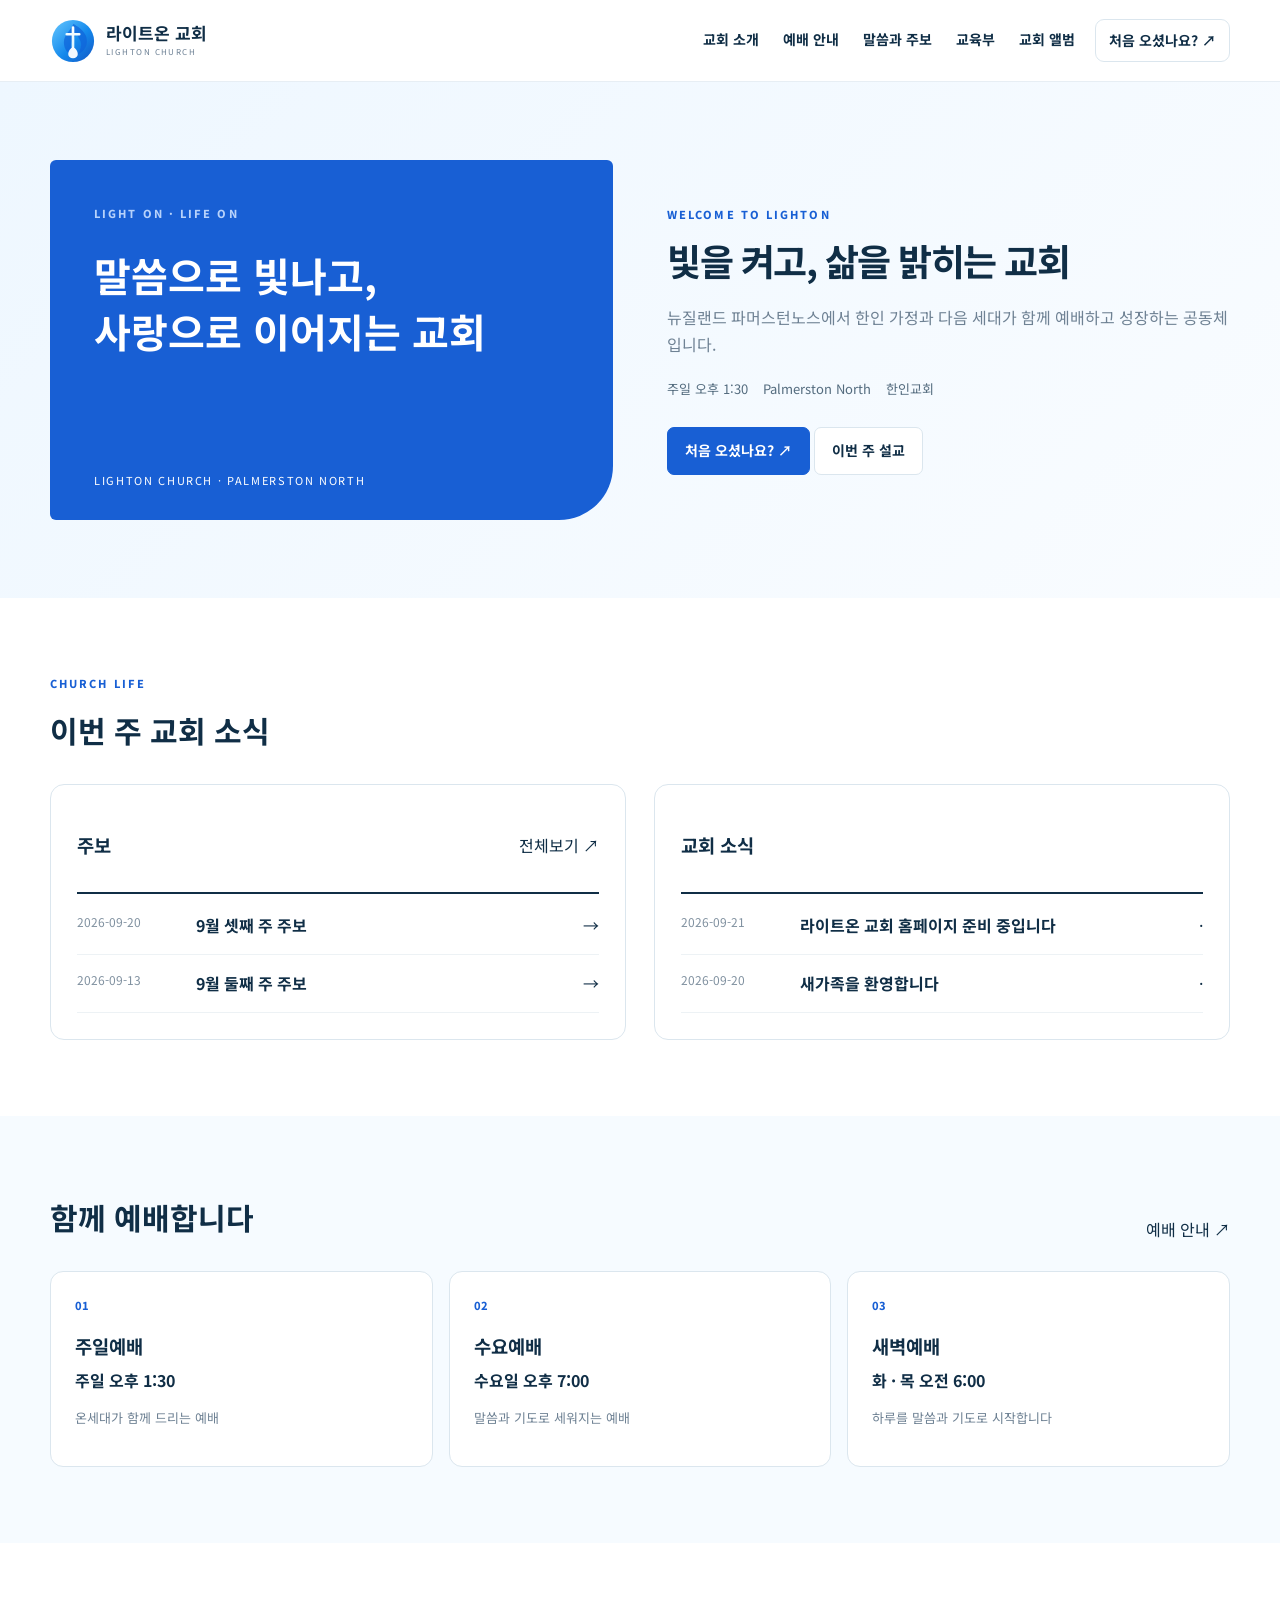
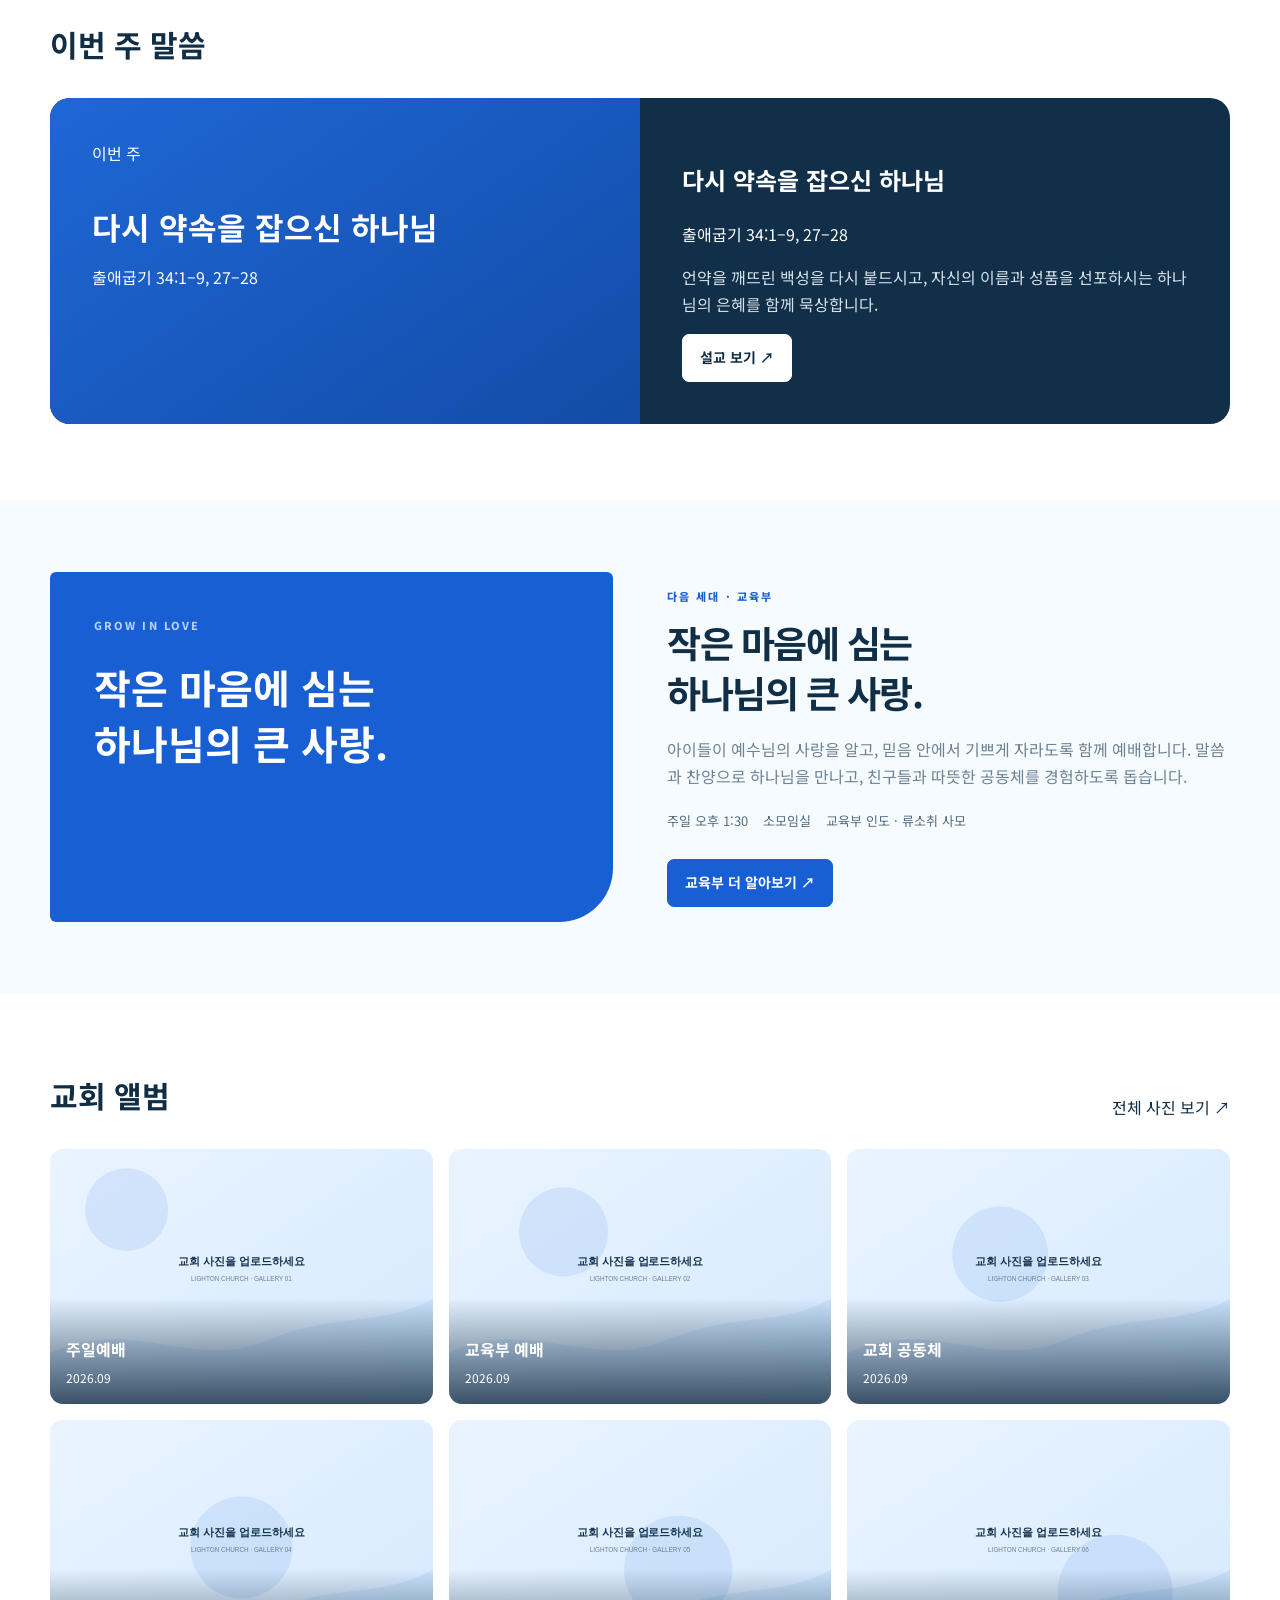
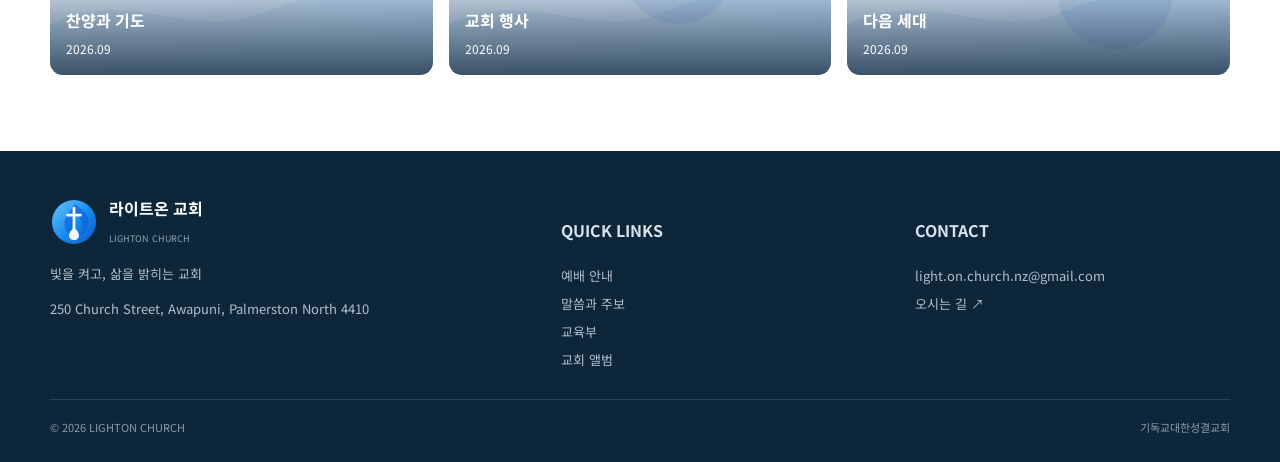
<file: index.html>
<!doctype html>
<html lang="ko">
<head>
<meta charset="utf-8">
<meta name="viewport" content="width=device-width,initial-scale=1">
<meta name="description" content="뉴질랜드 파머스턴노스 한인교회 라이트온 교회. 예배 안내, 말씀과 주보, 교육부와 교회 소식을 확인하세요.">
<meta name="theme-color" content="#185fd4">
<meta property="og:type" content="website">
<meta property="og:locale" content="ko_KR">
<meta property="og:site_name" content="라이트온 교회">
<meta property="og:title" content="라이트온 교회 | LIGHTON CHURCH">
<meta property="og:description" content="뉴질랜드 파머스턴노스 한인교회 라이트온 교회. 예배 안내, 말씀과 주보, 교육부와 교회 소식을 확인하세요.">
<meta property="og:url" content="https://skylove3007000.github.io/lighton-church-website/">
<link rel="canonical" href="https://skylove3007000.github.io/lighton-church-website/">
<link rel="icon" type="image/svg+xml" href="assets/img/lighton-logo-icon.svg">
<title>라이트온 교회 | LIGHTON CHURCH</title>
<link rel="stylesheet" href="assets/css/styles.css">
<script type="application/ld+json">{"@context":"https://schema.org","@type":"Church","name":"라이트온 교회","alternateName":"LIGHTON CHURCH","url":"https://skylove3007000.github.io/lighton-church-website/","email":"light.on.church.nz@gmail.com","address":{"@type":"PostalAddress","streetAddress":"250 Church Street, Awapuni","addressLocality":"Palmerston North","postalCode":"4410","addressCountry":"NZ"}}</script>
</head>
<body data-page="home">
<div id="siteHeader"></div>
<main id="pageContent"></main>
<div id="siteFooter"></div>
<script src="assets/data/site-content.js"></script>
<script src="assets/js/site.js"></script>
</body>
</html>
</file>
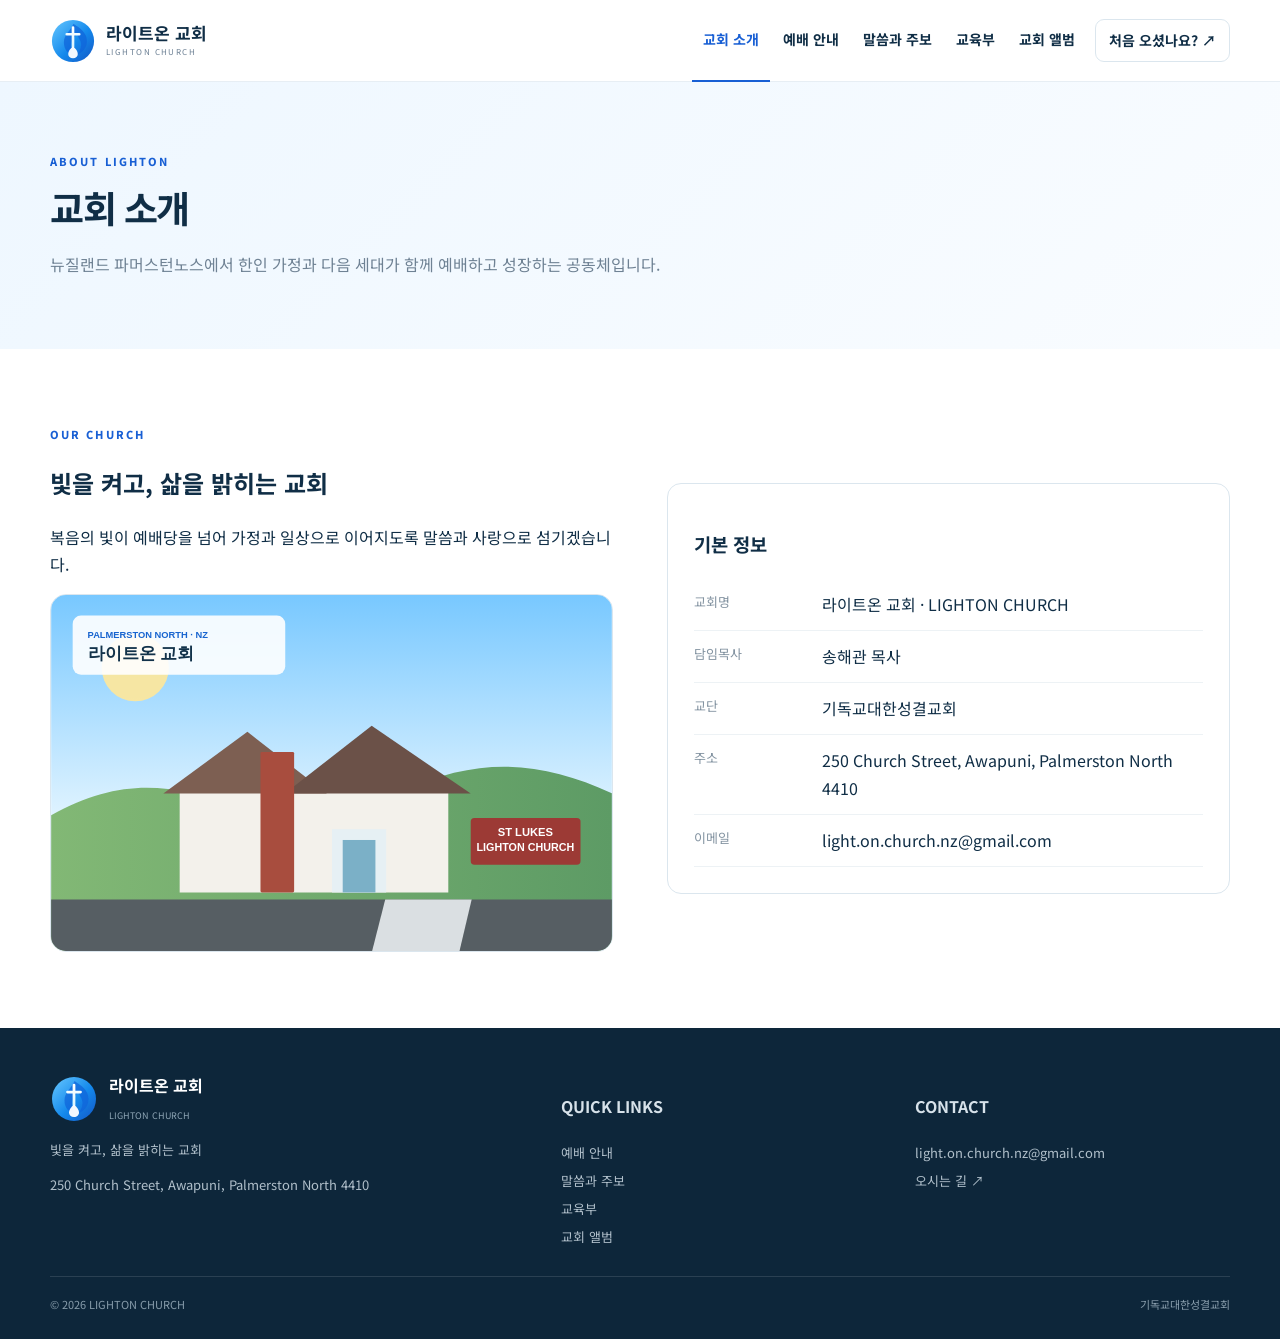
<file: about.html>
<!doctype html>
<html lang="ko">
<head>
<meta charset="utf-8">
<meta name="viewport" content="width=device-width,initial-scale=1">
<meta name="description" content="뉴질랜드 파머스턴노스 라이트온 교회 소개와 기본 정보를 안내합니다.">
<meta name="theme-color" content="#185fd4">
<meta property="og:type" content="website">
<meta property="og:locale" content="ko_KR">
<meta property="og:site_name" content="라이트온 교회">
<meta property="og:title" content="교회 소개 | 라이트온 교회">
<meta property="og:description" content="뉴질랜드 파머스턴노스 라이트온 교회 소개와 기본 정보를 안내합니다.">
<meta property="og:url" content="https://skylove3007000.github.io/lighton-church-website/about.html">
<link rel="canonical" href="https://skylove3007000.github.io/lighton-church-website/about.html">
<link rel="icon" type="image/svg+xml" href="assets/img/lighton-logo-icon.svg">
<title>교회 소개 | 라이트온 교회</title>
<link rel="stylesheet" href="assets/css/styles.css">

</head>
<body data-page="about">
<div id="siteHeader"></div>
<main id="pageContent"></main>
<div id="siteFooter"></div>
<script src="assets/data/site-content.js"></script>
<script src="assets/js/site.js"></script>
</body>
</html>
</file>
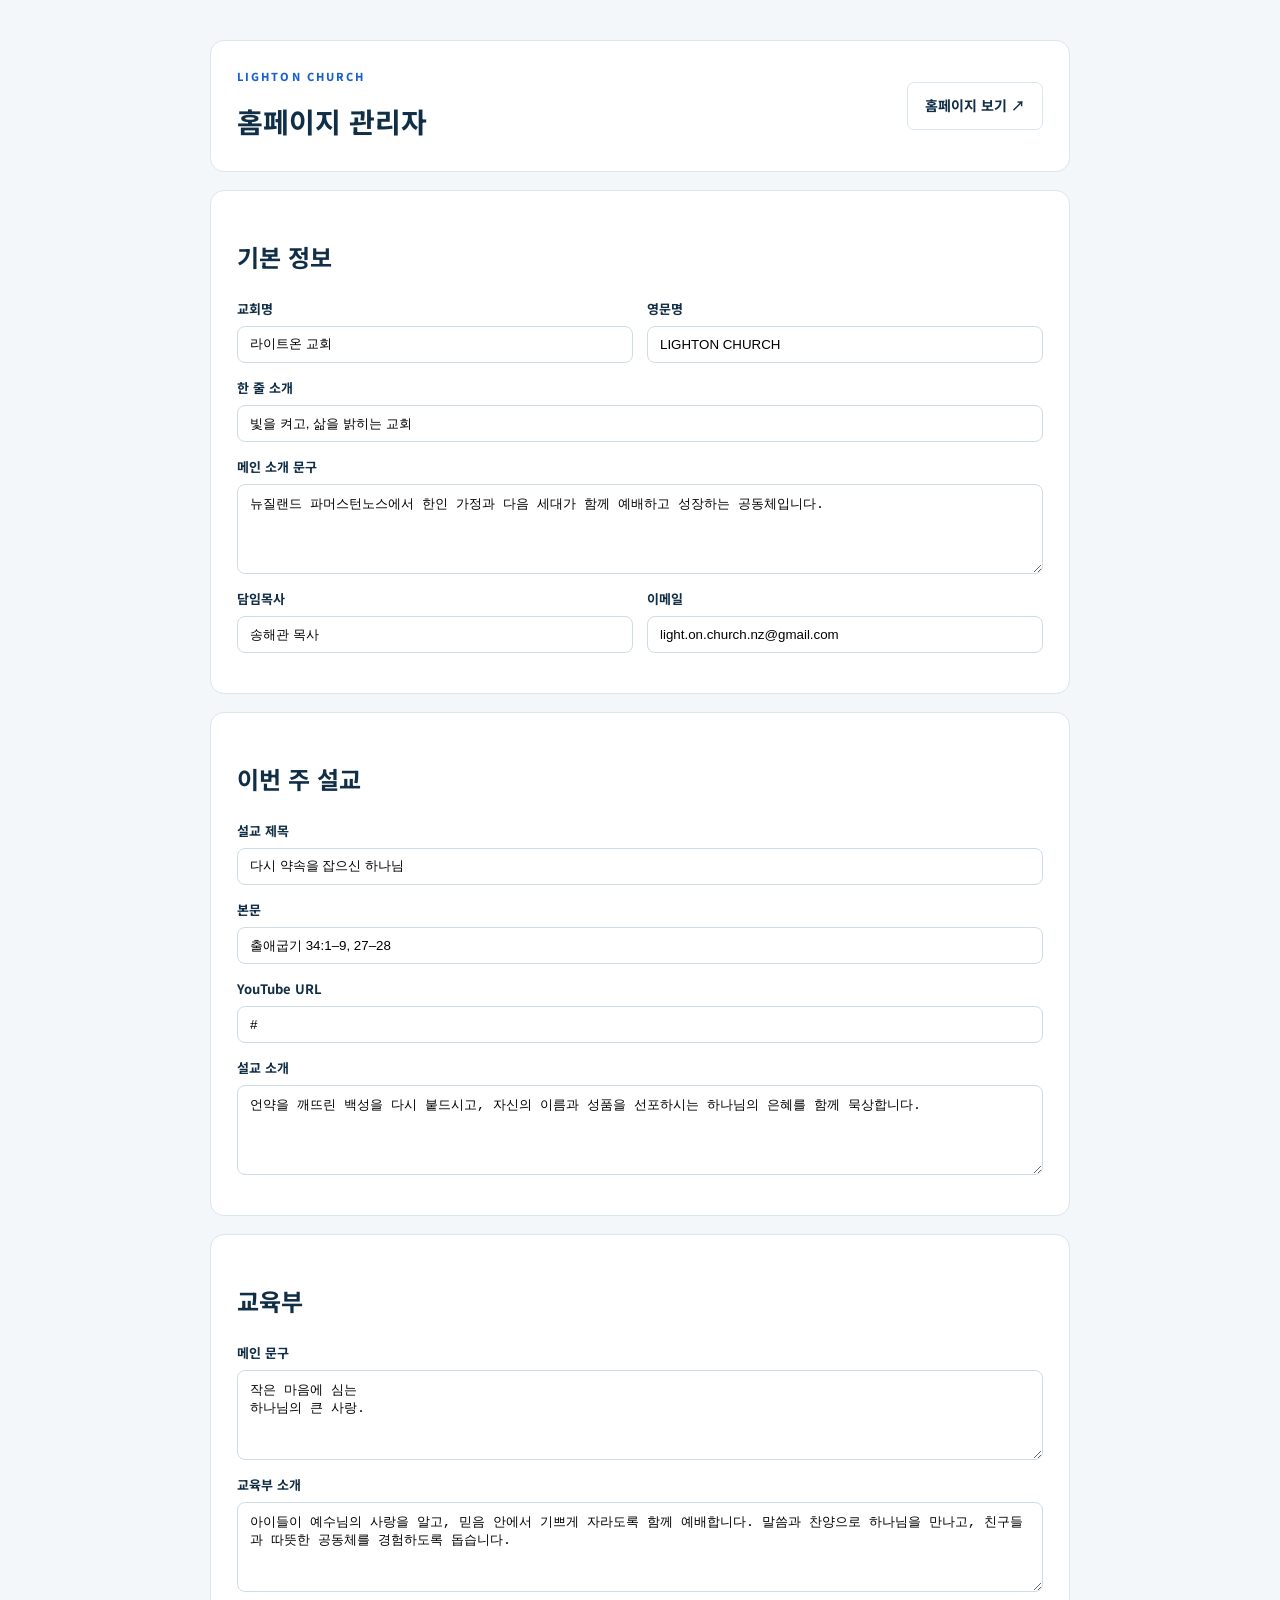
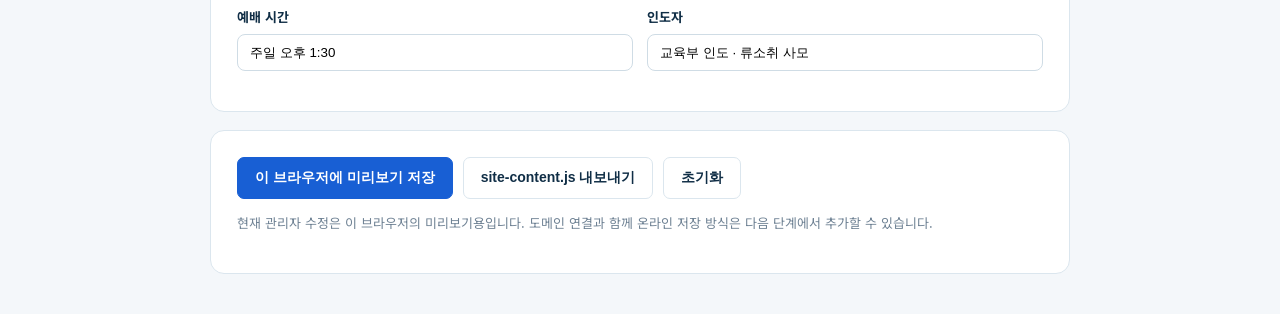
<file: admin.html>
<!doctype html><html lang="ko"><head><meta charset="utf-8"><meta name="viewport" content="width=device-width,initial-scale=1"><meta name="robots" content="noindex,nofollow"><title>라이트온 교회 관리자</title><link rel="stylesheet" href="assets/css/styles.css"><style>
body{background:#f4f7fa}.admin{max-width:900px;margin:40px auto;padding:0 20px}.card{background:#fff;border:1px solid #dbe6ee;border-radius:14px;padding:26px;margin-bottom:18px}.grid{display:grid;grid-template-columns:1fr 1fr;gap:14px}.field{display:grid;gap:6px;margin-bottom:14px}.field label{font-size:13px;font-weight:700}.field input,.field textarea{width:100%;border:1px solid #cfdce5;border-radius:8px;padding:10px 12px}.field textarea{min-height:90px}.actions{display:flex;gap:10px;flex-wrap:wrap}.note{font-size:13px;color:#6f8294}.top{display:flex;justify-content:space-between;align-items:center;gap:16px}.top h1{margin:0;font-size:28px}@media(max-width:650px){.grid{grid-template-columns:1fr}.top{align-items:flex-start;flex-direction:column}}
</style></head><body><main class="admin"><div class="card top"><div><div class="eyebrow">LIGHTON CHURCH</div><h1>홈페이지 관리자</h1></div><a class="btn secondary" href="index.html">홈페이지 보기 ↗</a></div>
<div class="card"><h2>기본 정보</h2><div class="grid"><div class="field"><label>교회명</label><input id="nameKo"></div><div class="field"><label>영문명</label><input id="nameEn"></div></div><div class="field"><label>한 줄 소개</label><input id="tagline"></div><div class="field"><label>메인 소개 문구</label><textarea id="subtitle"></textarea></div><div class="grid"><div class="field"><label>담임목사</label><input id="pastor"></div><div class="field"><label>이메일</label><input id="email"></div></div></div>
<div class="card"><h2>이번 주 설교</h2><div class="field"><label>설교 제목</label><input id="sermonTitle"></div><div class="field"><label>본문</label><input id="scripture"></div><div class="field"><label>YouTube URL</label><input id="youtube"></div><div class="field"><label>설교 소개</label><textarea id="summary"></textarea></div></div>
<div class="card"><h2>교육부</h2><div class="field"><label>메인 문구</label><textarea id="eduTitle"></textarea></div><div class="field"><label>교육부 소개</label><textarea id="eduDesc"></textarea></div><div class="grid"><div class="field"><label>예배 시간</label><input id="eduTime"></div><div class="field"><label>인도자</label><input id="eduLeader"></div></div></div>
<div class="card"><div class="actions"><button class="btn" id="save">이 브라우저에 미리보기 저장</button><button class="btn secondary" id="export">site-content.js 내보내기</button><button class="btn secondary" id="reset">초기화</button></div><p class="note">현재 관리자 수정은 이 브라우저의 미리보기용입니다. 도메인 연결과 함께 온라인 저장 방식은 다음 단계에서 추가할 수 있습니다.</p></div></main>
<script src="assets/data/site-content.js"></script><script>
let d;try{d=JSON.parse(localStorage.getItem('lightonSiteContent'))||structuredClone(window.SITE_CONTENT)}catch(e){d=structuredClone(window.SITE_CONTENT)}
const ids=['nameKo','nameEn','tagline','subtitle','pastor','email','sermonTitle','scripture','youtube','summary','eduTitle','eduDesc','eduTime','eduLeader'];
const paths={nameKo:['church','nameKo'],nameEn:['church','nameEn'],tagline:['church','tagline'],subtitle:['home','subtitle'],pastor:['pastor','name'],email:['church','email'],sermonTitle:['weeklySermon','title'],scripture:['weeklySermon','scripture'],youtube:['weeklySermon','youtubeUrl'],summary:['weeklySermon','summary'],eduTitle:['education','title'],eduDesc:['education','description'],eduTime:['education','time'],eduLeader:['education','leader']};
function get(p){return p.reduce((o,k)=>o?.[k],d)||''} function set(p,v){let o=d;for(let i=0;i<p.length-1;i++)o=o[p[i]];o[p.at(-1)]=v}
ids.forEach(id=>document.getElementById(id).value=get(paths[id]));document.getElementById('save').onclick=()=>{ids.forEach(id=>set(paths[id],document.getElementById(id).value));localStorage.setItem('lightonSiteContent',JSON.stringify(d));alert('저장했습니다. 홈페이지를 새로고침해 확인하세요.')};document.getElementById('reset').onclick=()=>{localStorage.removeItem('lightonSiteContent');location.reload()};document.getElementById('export').onclick=()=>{ids.forEach(id=>set(paths[id],document.getElementById(id).value));const blob=new Blob(['window.SITE_CONTENT = '+JSON.stringify(d,null,2)+';'],{type:'text/javascript'});const a=document.createElement('a');a.href=URL.createObjectURL(blob);a.download='site-content.js';a.click();URL.revokeObjectURL(a.href)}
</script></body></html>
</file>
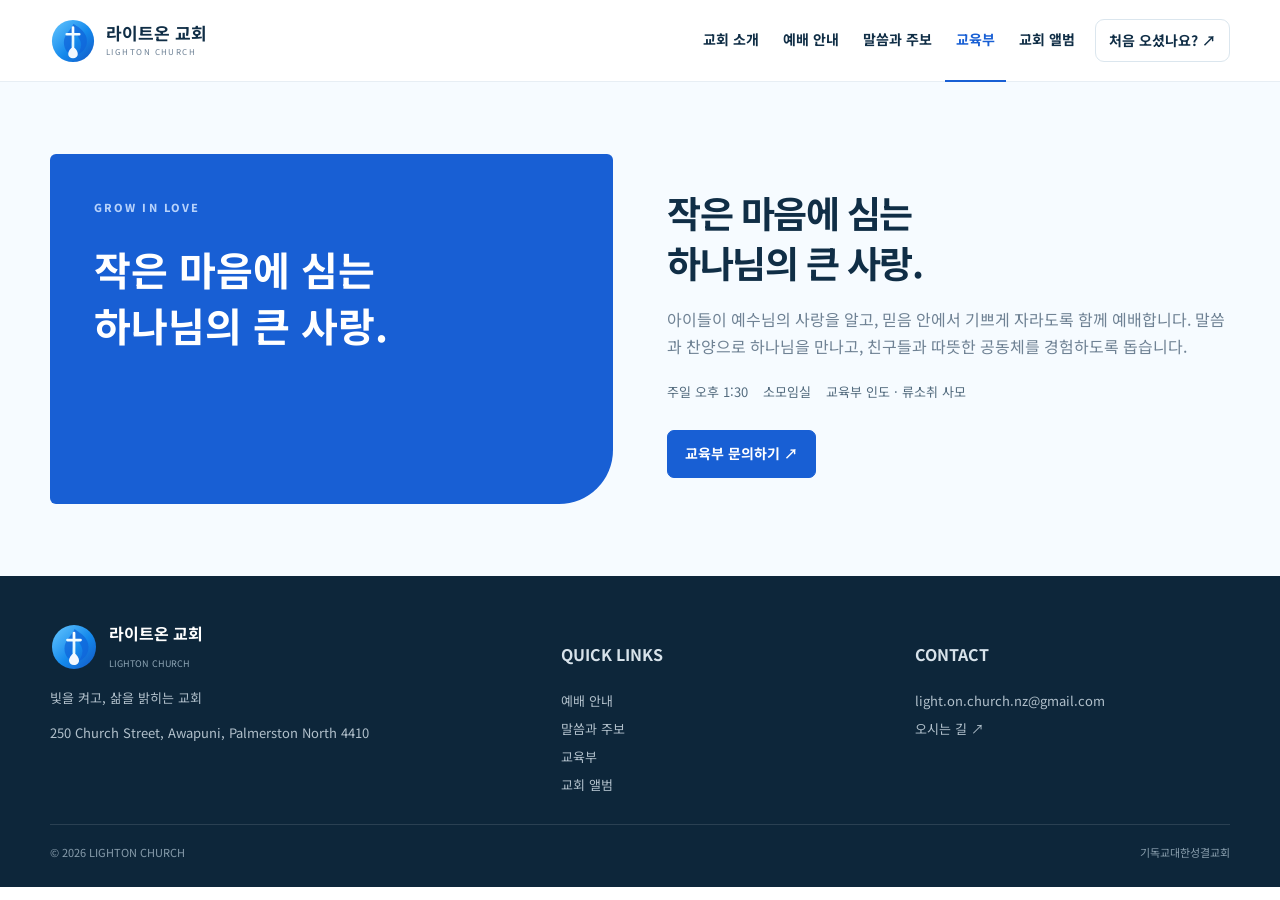
<file: education.html>
<!doctype html>
<html lang="ko">
<head>
<meta charset="utf-8">
<meta name="viewport" content="width=device-width,initial-scale=1">
<meta name="description" content="라이트온 교회 다음 세대 교육부 예배와 사역을 소개합니다.">
<meta name="theme-color" content="#185fd4">
<meta property="og:type" content="website">
<meta property="og:locale" content="ko_KR">
<meta property="og:site_name" content="라이트온 교회">
<meta property="og:title" content="교육부 | 라이트온 교회">
<meta property="og:description" content="라이트온 교회 다음 세대 교육부 예배와 사역을 소개합니다.">
<meta property="og:url" content="https://skylove3007000.github.io/lighton-church-website/education.html">
<link rel="canonical" href="https://skylove3007000.github.io/lighton-church-website/education.html">
<link rel="icon" type="image/svg+xml" href="assets/img/lighton-logo-icon.svg">
<title>교육부 | 라이트온 교회</title>
<link rel="stylesheet" href="assets/css/styles.css">

</head>
<body data-page="education">
<div id="siteHeader"></div>
<main id="pageContent"></main>
<div id="siteFooter"></div>
<script src="assets/data/site-content.js"></script>
<script src="assets/js/site.js"></script>
</body>
</html>
</file>
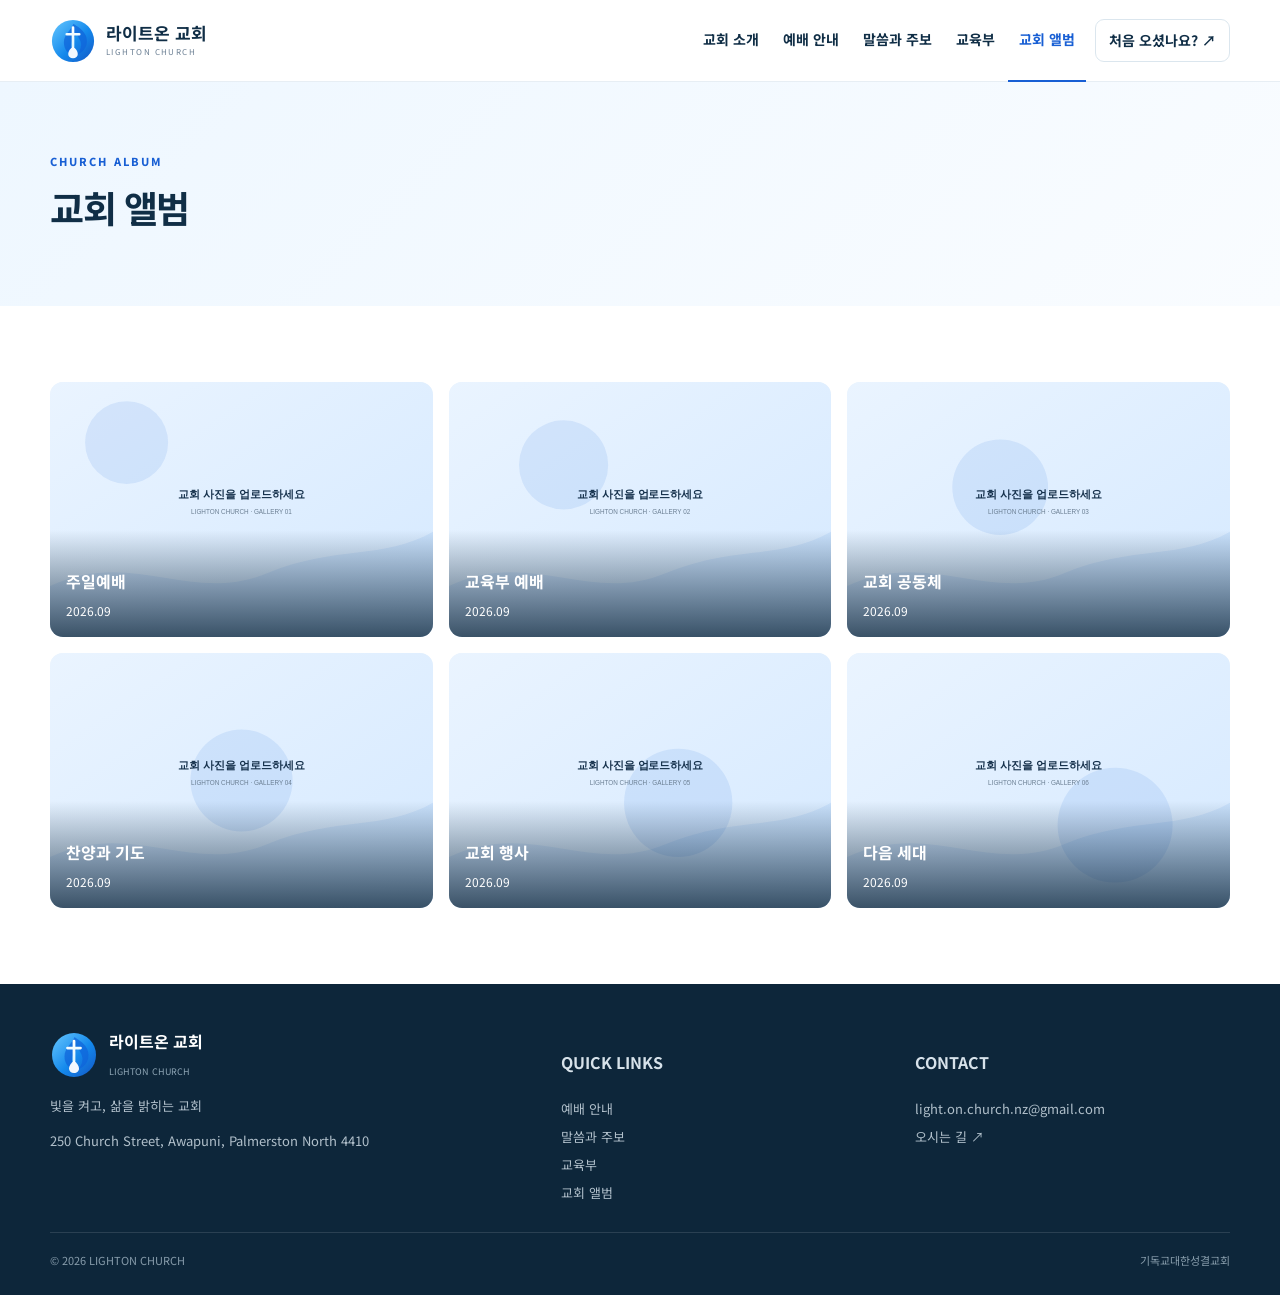
<file: gallery.html>
<!doctype html>
<html lang="ko">
<head>
<meta charset="utf-8">
<meta name="viewport" content="width=device-width,initial-scale=1">
<meta name="description" content="라이트온 교회 예배와 공동체, 교육부와 행사 사진을 나눕니다.">
<meta name="theme-color" content="#185fd4">
<meta property="og:type" content="website">
<meta property="og:locale" content="ko_KR">
<meta property="og:site_name" content="라이트온 교회">
<meta property="og:title" content="교회 앨범 | 라이트온 교회">
<meta property="og:description" content="라이트온 교회 예배와 공동체, 교육부와 행사 사진을 나눕니다.">
<meta property="og:url" content="https://skylove3007000.github.io/lighton-church-website/gallery.html">
<link rel="canonical" href="https://skylove3007000.github.io/lighton-church-website/gallery.html">
<link rel="icon" type="image/svg+xml" href="assets/img/lighton-logo-icon.svg">
<title>교회 앨범 | 라이트온 교회</title>
<link rel="stylesheet" href="assets/css/styles.css">

</head>
<body data-page="gallery">
<div id="siteHeader"></div>
<main id="pageContent"></main>
<div id="siteFooter"></div>
<script src="assets/data/site-content.js"></script>
<script src="assets/js/site.js"></script>
</body>
</html>
</file>
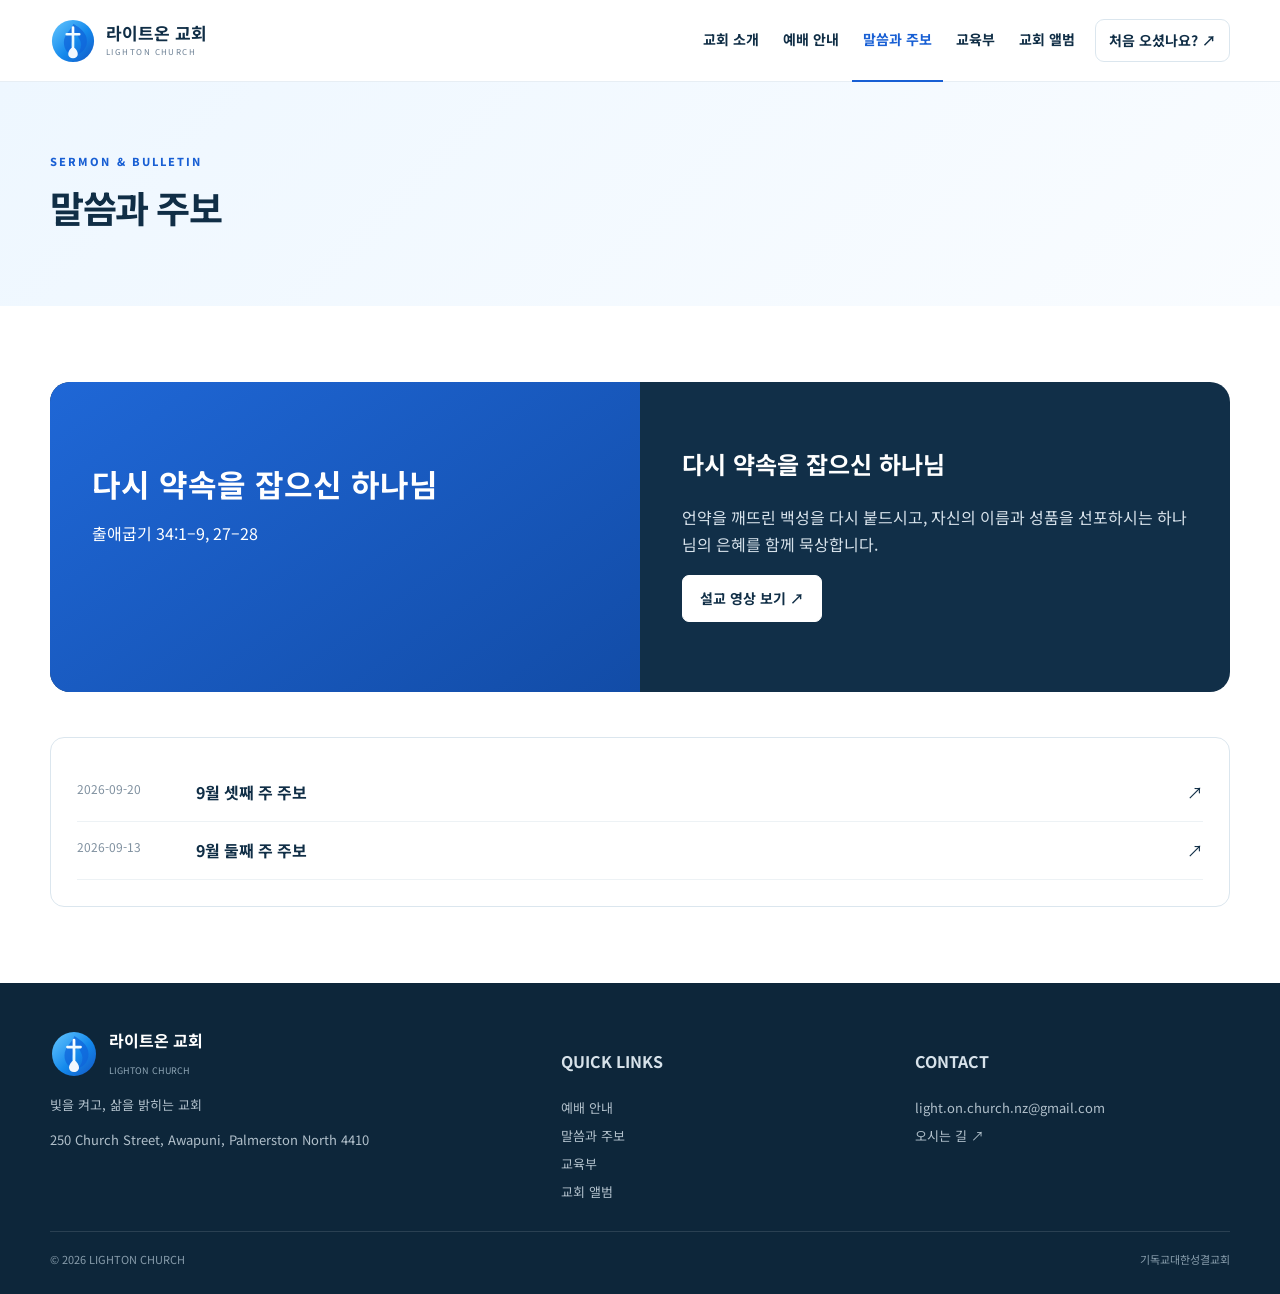
<file: sermons.html>
<!doctype html>
<html lang="ko">
<head>
<meta charset="utf-8">
<meta name="viewport" content="width=device-width,initial-scale=1">
<meta name="description" content="라이트온 교회의 이번 주 설교와 주보를 확인하세요.">
<meta name="theme-color" content="#185fd4">
<meta property="og:type" content="website">
<meta property="og:locale" content="ko_KR">
<meta property="og:site_name" content="라이트온 교회">
<meta property="og:title" content="말씀과 주보 | 라이트온 교회">
<meta property="og:description" content="라이트온 교회의 이번 주 설교와 주보를 확인하세요.">
<meta property="og:url" content="https://skylove3007000.github.io/lighton-church-website/sermons.html">
<link rel="canonical" href="https://skylove3007000.github.io/lighton-church-website/sermons.html">
<link rel="icon" type="image/svg+xml" href="assets/img/lighton-logo-icon.svg">
<title>말씀과 주보 | 라이트온 교회</title>
<link rel="stylesheet" href="assets/css/styles.css">

</head>
<body data-page="sermons">
<div id="siteHeader"></div>
<main id="pageContent"></main>
<div id="siteFooter"></div>
<script src="assets/data/site-content.js"></script>
<script src="assets/js/site.js"></script>
</body>
</html>
</file>
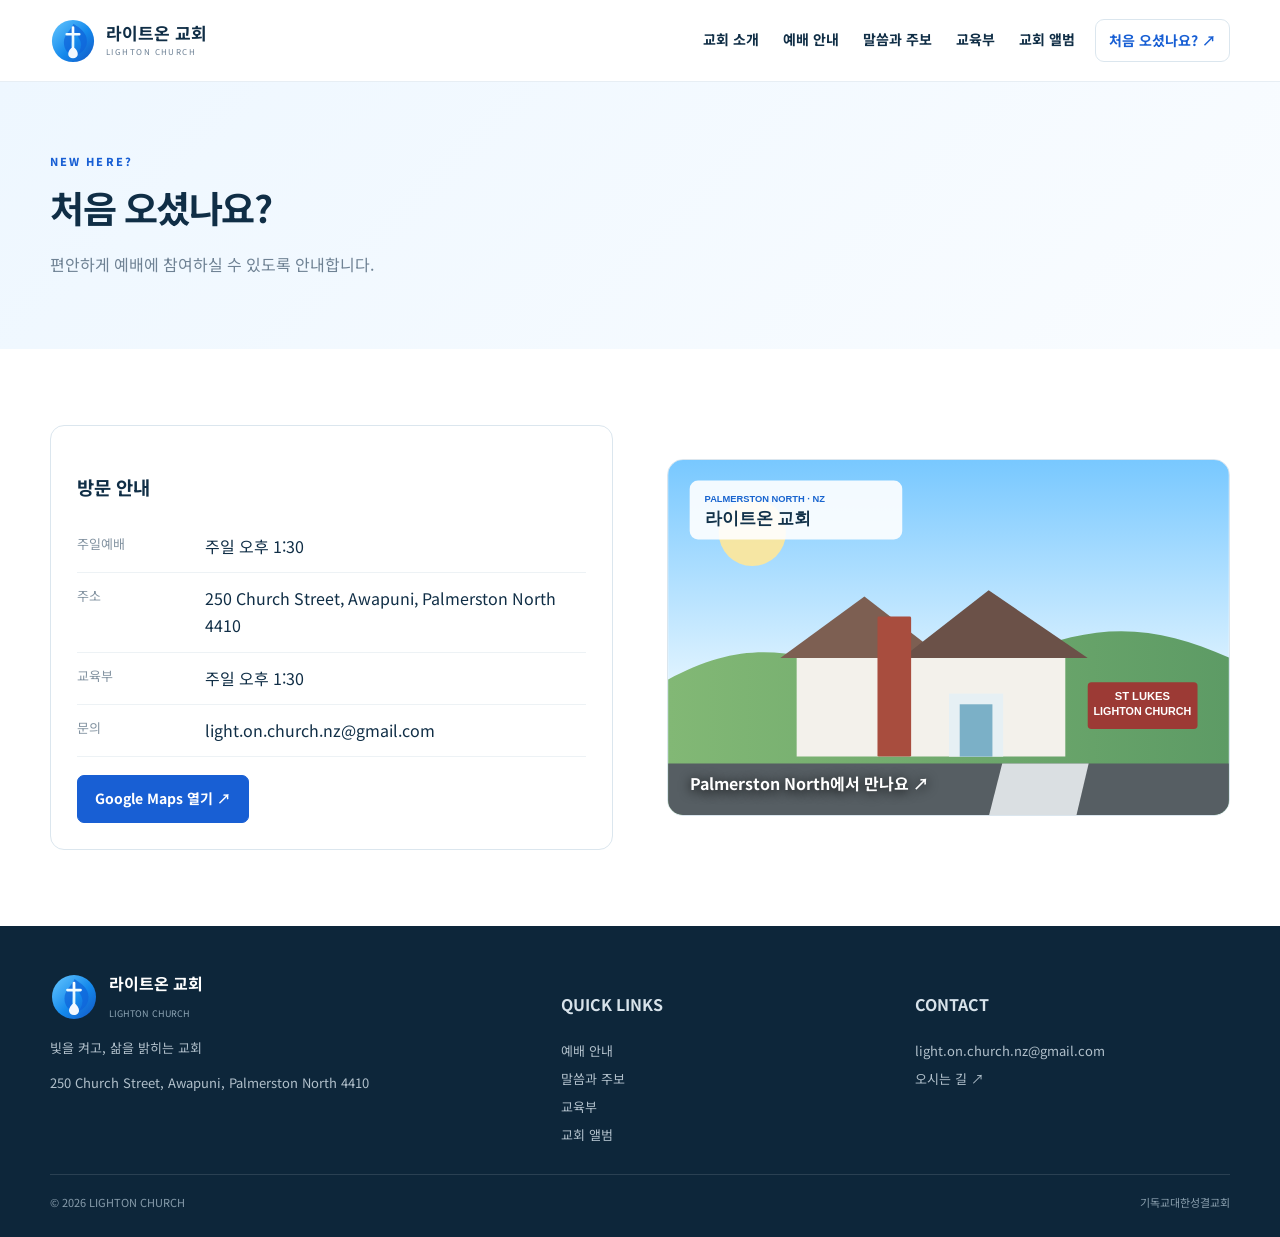
<file: visit.html>
<!doctype html>
<html lang="ko">
<head>
<meta charset="utf-8">
<meta name="viewport" content="width=device-width,initial-scale=1">
<meta name="description" content="라이트온 교회에 처음 방문하시는 분을 위한 예배 시간, 주소와 방문 안내입니다.">
<meta name="theme-color" content="#185fd4">
<meta property="og:type" content="website">
<meta property="og:locale" content="ko_KR">
<meta property="og:site_name" content="라이트온 교회">
<meta property="og:title" content="처음 오셨나요? | 라이트온 교회">
<meta property="og:description" content="라이트온 교회에 처음 방문하시는 분을 위한 예배 시간, 주소와 방문 안내입니다.">
<meta property="og:url" content="https://skylove3007000.github.io/lighton-church-website/visit.html">
<link rel="canonical" href="https://skylove3007000.github.io/lighton-church-website/visit.html">
<link rel="icon" type="image/svg+xml" href="assets/img/lighton-logo-icon.svg">
<title>처음 오셨나요? | 라이트온 교회</title>
<link rel="stylesheet" href="assets/css/styles.css">

</head>
<body data-page="visit">
<div id="siteHeader"></div>
<main id="pageContent"></main>
<div id="siteFooter"></div>
<script src="assets/data/site-content.js"></script>
<script src="assets/js/site.js"></script>
</body>
</html>
</file>
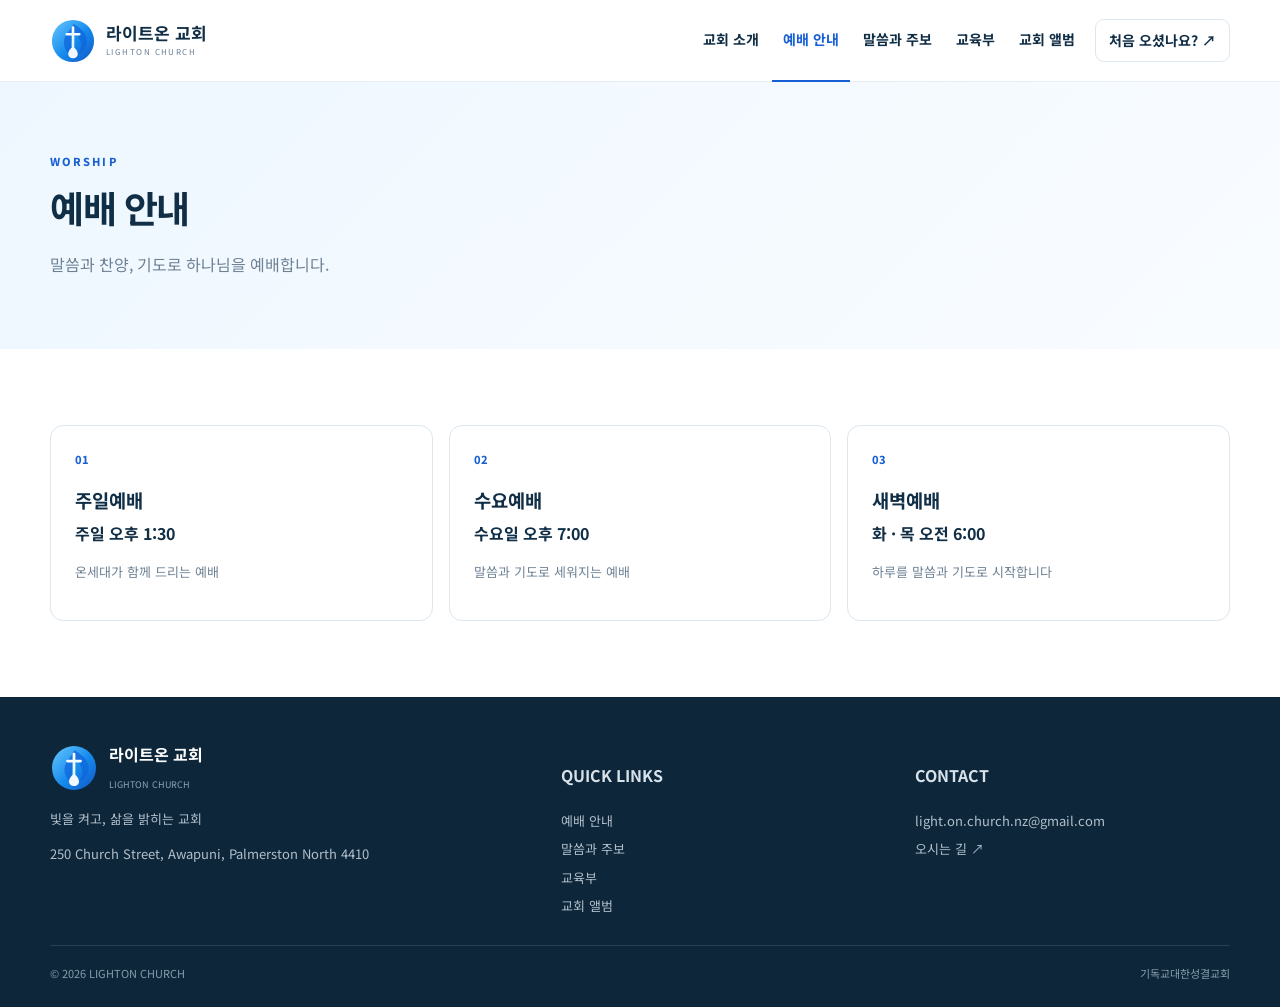
<file: worship.html>
<!doctype html>
<html lang="ko">
<head>
<meta charset="utf-8">
<meta name="viewport" content="width=device-width,initial-scale=1">
<meta name="description" content="라이트온 교회 주일예배, 수요예배, 새벽예배 시간을 안내합니다.">
<meta name="theme-color" content="#185fd4">
<meta property="og:type" content="website">
<meta property="og:locale" content="ko_KR">
<meta property="og:site_name" content="라이트온 교회">
<meta property="og:title" content="예배 안내 | 라이트온 교회">
<meta property="og:description" content="라이트온 교회 주일예배, 수요예배, 새벽예배 시간을 안내합니다.">
<meta property="og:url" content="https://skylove3007000.github.io/lighton-church-website/worship.html">
<link rel="canonical" href="https://skylove3007000.github.io/lighton-church-website/worship.html">
<link rel="icon" type="image/svg+xml" href="assets/img/lighton-logo-icon.svg">
<title>예배 안내 | 라이트온 교회</title>
<link rel="stylesheet" href="assets/css/styles.css">

</head>
<body data-page="worship">
<div id="siteHeader"></div>
<main id="pageContent"></main>
<div id="siteFooter"></div>
<script src="assets/data/site-content.js"></script>
<script src="assets/js/site.js"></script>
</body>
</html>
</file>
<file: assets/css/styles.css>
@import url('https://fonts.googleapis.com/css2?family=Noto+Sans+KR:wght@400;500;600;700;800&display=swap');
:root{--ink:#102e46;--blue:#185fd4;--sky:#eef7ff;--muted:#6f8294;--line:#dbe6ee;--white:#fff;--max:1180px}
*{box-sizing:border-box}body{margin:0;font-family:'Noto Sans KR',sans-serif;color:var(--ink);line-height:1.7;background:#fff}a{text-decoration:none;color:inherit}img{max-width:100%;display:block}.container{width:min(var(--max),calc(100% - 40px));margin:auto}
.site-header{height:82px;border-bottom:1px solid #e7eef4;position:sticky;top:0;background:rgba(255,255,255,.97);z-index:20}.header-inner{height:100%;display:flex;align-items:center;gap:26px}.brand{display:flex;align-items:center;gap:10px;white-space:nowrap}.brand img{width:46px;height:46px}.brand-text{display:grid;line-height:1.1}.brand-text strong{font-size:17px}.brand-text span{font-size:8px;letter-spacing:.18em;color:#6b7f93;margin-top:5px}
.desktop-nav{margin-left:auto;display:flex;align-items:center;gap:2px;white-space:nowrap;font-size:14px;font-weight:700}.desktop-nav a{padding:29px 11px;border-bottom:2px solid transparent}.desktop-nav a:hover,.desktop-nav a.active{color:var(--blue);border-bottom-color:var(--blue)}.nav-visit{border:1px solid var(--line)!important;border-radius:9px;padding:9px 13px!important;margin-left:7px}.mobile-toggle,.mobile-menu{display:none}
.hero,.page-hero{background:linear-gradient(135deg,#eef7ff,#f9fcff)}.hero{padding:78px 0}.hero-grid,.education-grid,.two-col,.visit-layout{display:grid;grid-template-columns:1fr 1fr;gap:54px;align-items:center}.hero-card,.education-card{background:var(--blue);color:#fff;border-radius:6px 6px 54px 6px;padding:44px;min-height:360px;position:relative}.eyebrow{font-size:11px;letter-spacing:.19em;font-weight:800;color:var(--blue);margin-bottom:12px}.hero-card .eyebrow,.education-card .eyebrow{color:#b7d2fb}.hero-card h1,.education-card h2{white-space:pre-line;font-size:40px;line-height:1.4;margin:24px 0}.hero-copy h2,.page-hero h1,.education-copy h2{font-size:37px;line-height:1.35;margin:8px 0 18px;letter-spacing:-.04em}.hero-copy p,.education-copy p,.page-hero p{color:var(--muted)}.hero-meta{display:flex;gap:15px;flex-wrap:wrap;color:#536b7e;font-size:13px;margin:20px 0 27px}.btn{display:inline-flex;align-items:center;justify-content:center;background:var(--blue);color:#fff;border:1px solid var(--blue);border-radius:7px;padding:11px 17px;font-weight:700;font-size:14px}.btn.secondary{background:#fff;color:var(--ink);border-color:var(--line)}
.section{padding:76px 0}.soft,.education-band{background:#f6fbff}.section-head{display:flex;justify-content:space-between;align-items:end;gap:25px;margin-bottom:28px}.section-head h2{font-size:30px;margin:0}.section-head p{color:var(--muted);font-size:14px}.news-grid{display:grid;grid-template-columns:1fr 1fr;gap:28px}.panel,.info-card{border:1px solid var(--line);border-radius:14px;background:#fff;padding:26px}.panel-head{display:flex;justify-content:space-between;align-items:center}.underline{height:2px;background:var(--ink);margin:12px 0 3px}.list-row{display:grid;grid-template-columns:105px 1fr auto;gap:14px;padding:15px 0;border-bottom:1px solid #edf2f5}.list-row .date{font-size:12px;color:#8091a0}
.worship-grid{display:grid;grid-template-columns:repeat(3,1fr);gap:16px}.worship-card{border:1px solid var(--line);border-radius:13px;padding:24px;background:#fff}.worship-card h3{margin:15px 0 5px}.worship-card .num{font-size:11px;color:var(--blue);font-weight:800}.worship-card .time{font-weight:700}.worship-card p{font-size:13px;color:var(--muted)}
.sermon-card{display:grid;grid-template-columns:1fr 1fr;background:#112f48;color:#fff;border-radius:20px;overflow:hidden}.sermon-visual{background:linear-gradient(145deg,#1f67d6,#124ca7);padding:42px;min-height:310px}.sermon-visual h3{font-size:31px;margin:34px 0 10px}.sermon-copy{padding:42px}.sermon-copy p{color:#d6e1ea}.sermon-copy .btn{background:#fff;color:var(--ink);border-color:#fff}
.education-band{padding:72px 0}.education-card{min-height:350px}.education-card h2,.education-copy h2{white-space:pre-line}.gallery-grid{display:grid;grid-template-columns:repeat(3,1fr);gap:16px}.gallery-item{margin:0;position:relative;border-radius:13px;overflow:hidden;aspect-ratio:3/2;background:#edf4fb}.gallery-item img{width:100%;height:100%;object-fit:cover}.gallery-caption{position:absolute;left:0;right:0;bottom:0;padding:38px 16px 14px;background:linear-gradient(transparent,rgba(8,33,53,.75));color:#fff}.gallery-caption strong{display:block}.gallery-caption span{font-size:12px}
.page-hero{padding:70px 0 55px}.info-row{display:grid;grid-template-columns:110px 1fr;gap:18px;padding:12px 0;border-bottom:1px solid #edf2f5}.info-row span:first-child{font-size:13px;color:#8393a1}.church-photo,.visit-photo{border-radius:16px;overflow:hidden;border:1px solid var(--line)}.church-photo img,.visit-photo img{width:100%;min-height:330px;object-fit:cover}.visit-photo{position:relative}.visit-photo-copy{position:absolute;left:22px;bottom:18px;color:#fff;text-shadow:0 2px 12px #000}.notice{background:#fff8db;border:1px solid #ffe79b;border-radius:10px;padding:13px 15px}
.site-footer{background:#0d263a;color:#d7e2ea;padding:44px 0 25px}.footer-grid{display:grid;grid-template-columns:1.2fr .8fr .8fr;gap:38px}.footer-brand{display:flex;gap:11px;align-items:center}.footer-brand img{width:48px}.footer-brand strong{display:block;color:#fff}.footer-brand span{font-size:9px;color:#8fa6b6}.footer-grid p,.footer-grid a{font-size:13px;color:#b1c0cb}.footer-links{display:grid;gap:6px}.footer-bottom{margin-top:28px;padding-top:18px;border-top:1px solid rgba(255,255,255,.12);display:flex;justify-content:space-between;font-size:11px;color:#879cab}
.admin-link{font-size:12px;color:#9fb2c0}
@media(max-width:980px){.desktop-nav{display:none}.mobile-toggle{display:block;margin-left:auto;border:1px solid var(--line);background:#fff;border-radius:8px;width:42px;height:42px;font-size:22px}.mobile-menu{position:absolute;top:82px;left:20px;right:20px;background:#fff;border:1px solid var(--line);border-radius:12px;padding:10px;box-shadow:0 18px 45px rgba(20,55,85,.14)}.mobile-menu.open{display:grid}.mobile-menu a{padding:11px 12px;border-radius:7px}.mobile-menu a:hover{background:#f4f8fb}.hero-grid,.education-grid,.two-col,.visit-layout,.sermon-card{grid-template-columns:1fr}.news-grid{grid-template-columns:1fr}.worship-grid{grid-template-columns:1fr 1fr}.footer-grid{grid-template-columns:1fr 1fr}.hero{padding:55px 0}}
@media(max-width:640px){.container{width:min(100% - 28px,var(--max))}.site-header{height:72px}.brand img{width:40px}.brand-text strong{font-size:15px}.mobile-menu{top:72px}.hero-card h1,.education-card h2{font-size:30px}.hero-copy h2,.page-hero h1,.education-copy h2{font-size:29px}.section{padding:56px 0}.section-head{align-items:flex-start;flex-direction:column}.worship-grid,.gallery-grid{grid-template-columns:1fr}.list-row{grid-template-columns:82px 1fr auto}.footer-grid{grid-template-columns:1fr}.footer-bottom{flex-direction:column;gap:6px}}
</file>
